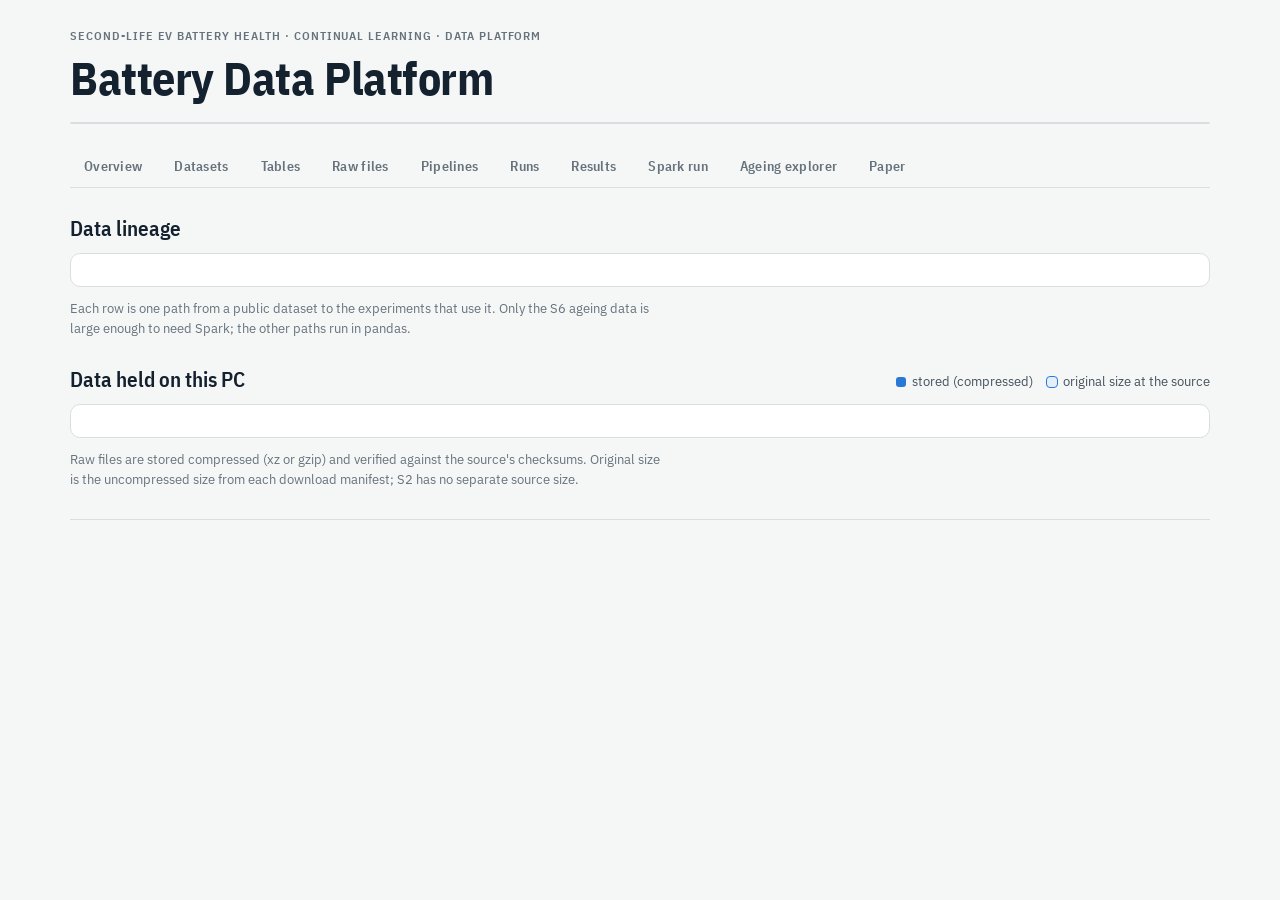
<file: scripts/spark_dashboard_template.html>
<!doctype html>
<html lang="en">
<head>
<meta charset="utf-8">
<meta name="viewport" content="width=device-width, initial-scale=1">
<title>Battery Data Platform</title>
<link rel="preconnect" href="https://fonts.googleapis.com">
<link rel="stylesheet" href="https://fonts.googleapis.com/css2?family=IBM+Plex+Mono:wght@400;500&family=IBM+Plex+Sans+Condensed:wght@500;600;700&family=IBM+Plex+Sans:wght@400;500;600&display=swap">
<style>
:root {
  --ground: #f5f7f6; --surface: #ffffff; --ink: #14212e; --ink-2: #44515c; --muted: #66727c; --rule: #d8dfe2;
  --grid: #e8eced; --accent: #2a78d6; --accent-soft: #e4effb; --good: #006300; --good-soft: #e3f2e3;
  --c1: #2a78d6; --c2: #eb6834; --c3: #1baf7a; --c4: #eda100; --c5: #e87ba4; --c6: #008300; --c7: #4a3aa7;
  --sans: "IBM Plex Sans", "Segoe UI", system-ui, sans-serif;
  --cond: "IBM Plex Sans Condensed", "Arial Narrow", "Segoe UI", sans-serif;
  --mono: "IBM Plex Mono", ui-monospace, "Cascadia Mono", Consolas, monospace;
}
@media (prefers-color-scheme: dark) {
  :root:not([data-theme="light"]) {
    color-scheme: dark;
    --ground: #0f151a; --surface: #172028; --ink: #e6ebee; --ink-2: #b8c2c9; --muted: #8e9aa3; --rule: #2a3640;
    --grid: #222d36; --accent: #5b9bea; --accent-soft: #1b2c40; --good: #5cc45c; --good-soft: #16301a;
    --c1: #3987e5; --c2: #d95926; --c3: #199e70; --c4: #c98500; --c5: #d55181; --c6: #008300; --c7: #9085e9;
  }
}
:root[data-theme="dark"] {
  color-scheme: dark;
  --ground: #0f151a; --surface: #172028; --ink: #e6ebee; --ink-2: #b8c2c9; --muted: #8e9aa3; --rule: #2a3640;
  --grid: #222d36; --accent: #5b9bea; --accent-soft: #1b2c40; --good: #5cc45c; --good-soft: #16301a;
  --c1: #3987e5; --c2: #d95926; --c3: #199e70; --c4: #c98500; --c5: #d55181; --c6: #008300; --c7: #9085e9;
}
* { box-sizing: border-box; }
[hidden] { display: none !important; }
body { margin: 0; background: var(--ground); color: var(--ink); font: 15px/1.55 var(--sans); }
.wrap { max-width: 1180px; margin: 0 auto; padding-inline: 20px; padding-block: 28px 56px; display: grid; grid-template-columns: minmax(0, 1fr); gap: 28px; }
header { display: grid; gap: 10px; }
.eyebrow { font: 600 12px/1.3 var(--cond); letter-spacing: .08em; text-transform: uppercase; color: var(--muted); }
h1 { font: 700 clamp(30px, 4.4vw, 46px)/1.05 var(--cond); margin: 0; letter-spacing: -.01em; text-wrap: balance; }
h2 { font: 600 21px/1.2 var(--cond); margin: 0; text-wrap: balance; }
.lede { max-width: 68ch; color: var(--ink-2); margin: 0; }
.strip { display: grid; grid-template-columns: repeat(auto-fit, minmax(150px, 1fr)); background: var(--surface);
  border: 1px solid var(--rule); border-radius: 10px; }
.fact { padding: 14px 16px; border-right: 1px solid var(--rule); display: grid; gap: 2px; }
.fact:last-child { border-right: 0; }
.fact .k { font: 600 11px/1.2 var(--cond); letter-spacing: .07em; text-transform: uppercase; color: var(--muted); }
.fact .v { font: 600 24px/1.15 var(--cond); font-variant-numeric: tabular-nums; }
.fact .s { font-size: 12.5px; color: var(--muted); }
.pill { display: inline-flex; align-items: center; gap: 6px; padding: 3px 10px; border-radius: 999px; font: 600 12.5px/1.4 var(--sans);
  background: var(--good-soft); color: var(--good); width: fit-content; }
.pill::before { content: ""; width: 7px; height: 7px; border-radius: 50%; background: currentColor; }
section { display: grid; grid-template-columns: minmax(0, 1fr); gap: 12px; }
.panel { background: var(--surface); border: 1px solid var(--rule); border-radius: 10px; padding: 16px; display: grid; gap: 10px; min-width: 0; }
.head { display: flex; flex-wrap: wrap; gap: 6px 16px; align-items: baseline; justify-content: space-between; }
.note { font-size: 13px; color: var(--muted); margin: 0; max-width: 75ch; }
.two { display: grid; grid-template-columns: 1fr 1fr; gap: 16px; }
@media (max-width: 820px) { .two { grid-template-columns: minmax(0, 1fr); } .wrap { padding-inline: 16px; } .fact { border-right: 0; border-bottom: 1px solid var(--rule); } }
.legend { display: flex; flex-wrap: wrap; gap: 6px 14px; font-size: 12.5px; color: var(--ink-2); }
.legend span { display: inline-flex; align-items: center; gap: 6px; }
.legend i { width: 10px; height: 10px; border-radius: 3px; display: inline-block; }
.chart { position: relative; width: 100%; min-width: 0; }
.chart svg { display: block; width: 100%; height: auto; overflow: visible; }
.chart text { fill: var(--muted); font: 11px var(--sans); font-variant-numeric: tabular-nums; }
.chart .ax { stroke: var(--rule); }
.chart .gl { stroke: var(--grid); }
.tip { position: absolute; pointer-events: none; background: var(--ink); color: var(--ground); font: 12.5px/1.45 var(--sans);
  padding: 7px 10px; border-radius: 6px; white-space: nowrap; transform: translate(-50%, calc(-100% - 10px)); z-index: 3; }
.tip b { font-weight: 600; }
.scroll { overflow-x: auto; }
table { width: 100%; border-collapse: collapse; font-size: 13.5px; font-variant-numeric: tabular-nums; }
th { text-align: left; font: 600 11px/1.3 var(--cond); letter-spacing: .07em; text-transform: uppercase; color: var(--muted);
  padding: 8px 10px; border-bottom: 1px solid var(--rule); white-space: nowrap; }
td { padding: 7px 10px; border-bottom: 1px solid var(--grid); white-space: nowrap; }
td.r, th.r { text-align: right; }
td.mono { font-family: var(--mono); font-size: 12.5px; }
.swatch { display: inline-block; width: 9px; height: 9px; border-radius: 2px; margin-right: 7px; vertical-align: 0; }
.ok { color: var(--good); font-weight: 600; }
.controls { display: flex; flex-wrap: wrap; gap: 10px 14px; align-items: end; }
.controls label { display: grid; gap: 4px; font: 600 11px/1.2 var(--cond); letter-spacing: .07em; text-transform: uppercase; color: var(--muted); }
select { font: 14px var(--sans); color: var(--ink); background: var(--surface); border: 1px solid var(--rule); border-radius: 7px;
  padding: 7px 10px; min-width: 0; max-width: 100%; }
select:focus-visible { outline: 2px solid var(--accent); outline-offset: 1px; }
footer { font-size: 12.5px; color: var(--muted); display: grid; gap: 4px; border-top: 1px solid var(--rule); padding-top: 14px; }
.flow { display: grid; grid-template-columns: repeat(auto-fit, minmax(min(170px, 100%), 1fr)); gap: 0; list-style: none; margin: 0; padding: 0;
  background: var(--surface); border: 1px solid var(--rule); border-radius: 10px; counter-reset: st; }
.flow li { padding: 14px 16px 16px; border-right: 1px solid var(--rule); display: grid; gap: 6px; align-content: start; position: relative; counter-increment: st; }
.flow li:last-child { border-right: 0; }
.flow li::before { content: counter(st); font: 700 12px/22px var(--cond); width: 22px; height: 22px; border-radius: 50%; text-align: center;
  background: var(--accent-soft); color: var(--accent); }
.flow li:not(:last-child)::after { content: ""; position: absolute; right: -6px; top: 20px; width: 10px; height: 10px; background: var(--surface);
  border-top: 1px solid var(--rule); border-right: 1px solid var(--rule); transform: rotate(45deg); z-index: 1; }
.flow .n { font: 600 16px/1.2 var(--cond); }
.flow .tech { font: 500 12px/1.35 var(--mono); color: var(--accent); }
.flow .big { font: 600 22px/1.1 var(--cond); font-variant-numeric: tabular-nums; }
.flow p { margin: 0; font-size: 13px; color: var(--ink-2); }
@media (max-width: 820px) { .flow li { border-right: 0; border-bottom: 1px solid var(--rule); } .flow li::after { display: none; } }
.shots { display: grid; grid-template-columns: repeat(auto-fit, minmax(260px, 1fr)); gap: 16px; }
.shots figure { margin: 0; display: grid; gap: 6px; align-content: start; }
.shots img { width: 100%; height: 200px; object-fit: cover; object-position: top left; border: 1px solid var(--rule); border-radius: 8px; background: #fff; }
.shots figcaption { font-size: 12.5px; color: var(--muted); }
td.prose { white-space: normal; min-width: 220px; }
.tabs { position: sticky; top: env(safe-area-inset-top, 0px); z-index: 5; display: flex; gap: 4px; overflow-x: auto;
  background: var(--ground); border-bottom: 1px solid var(--rule); padding-block: 8px 0; margin-top: -12px; scrollbar-width: thin; }
.tabs button { font: 600 14px/1.2 var(--cond); letter-spacing: .02em; color: var(--muted); background: none; border: 0;
  border-bottom: 3px solid transparent; padding: 10px 14px 9px; cursor: pointer; white-space: nowrap; }
.tabs button:hover { color: var(--ink); }
.tabs button[aria-selected="true"] { color: var(--accent); border-bottom-color: var(--accent); }
.tabs button:focus-visible { outline: 2px solid var(--accent); outline-offset: -2px; border-radius: 4px; }
.tab[hidden] { display: none; }
.tab { display: grid; grid-template-columns: minmax(0, 1fr); gap: 28px; }
.sub { font-size: 12.5px; color: var(--muted); }
tr.hl td { background: var(--accent-soft); }
.via { display: inline-block; font: 600 11px/1.2 var(--cond); letter-spacing: .06em; text-transform: uppercase; padding: 3px 8px;
  border-radius: 999px; border: 1px solid var(--rule); color: var(--ink-2); }
.via.spark { background: var(--accent); border-color: var(--accent); color: var(--surface); margin-left: 8px; }
.lineage { display: grid; grid-template-columns: 1.3fr .8fr .7fr 1.5fr 1.6fr; min-width: 820px; }
.lineage .lh { font: 600 11px/1.3 var(--cond); letter-spacing: .07em; text-transform: uppercase; color: var(--muted); padding: 4px 10px 8px;
  border-bottom: 1px solid var(--rule); }
.lineage .ln { padding: 10px; border-bottom: 1px solid var(--grid); display: flex; flex-direction: column; gap: 3px; align-items: flex-start;
  justify-content: center; position: relative; font-size: 13.5px; }
.lineage .ln:not(:nth-child(5n))::after { content: "→"; position: absolute; right: -6px; top: 50%; transform: translateY(-50%); color: var(--muted); font-size: 13px; }
.lineage .ln.big { background: var(--accent-soft); }
.lineage .ln span { color: var(--ink-2); }
.lineage .ln .via.spark { margin-left: 0; }
.lineage code { font-size: 12px; }
.pipes { display: grid; grid-template-columns: repeat(auto-fit, minmax(min(300px, 100%), 1fr)); gap: 16px; }
.pipe { background: var(--surface); border: 1px solid var(--rule); border-radius: 10px; padding: 16px; display: grid; gap: 12px; align-content: start; min-width: 0; }
.pipe.big { border-color: var(--accent); box-shadow: 0 0 0 1px var(--accent) inset; }
.pipe .pn { display: grid; gap: 2px; }
.pipe .pn b { font: 600 17px/1.2 var(--cond); }
.steps { list-style: none; margin: 0; padding: 0; display: grid; gap: 0; counter-reset: s; }
.steps li { counter-increment: s; display: flex; align-items: center; flex-wrap: wrap; gap: 4px; padding: 5px 0 5px 30px; position: relative; min-width: 0; }
.steps li::before { content: counter(s); position: absolute; left: 0; width: 20px; height: 20px; border-radius: 50%; background: var(--accent-soft);
  color: var(--accent); font: 700 11px/20px var(--cond); text-align: center; }
.steps li:not(:last-child)::after { content: ""; position: absolute; left: 9.5px; top: 25px; bottom: -5px; width: 1px; background: var(--rule); }
.steps code { overflow-wrap: anywhere; }
.po { display: flex; flex-wrap: wrap; gap: 4px 8px; align-items: baseline; font-size: 13px; color: var(--ink-2); border-top: 1px solid var(--grid); padding-top: 10px; }
.po .k { font: 600 11px/1.2 var(--cond); letter-spacing: .07em; text-transform: uppercase; color: var(--muted); flex-basis: 100%; }
.po code { background: var(--ground); padding: 1px 6px; border-radius: 4px; }
@media (prefers-reduced-motion: no-preference) { .tabs button { transition: color .15s, border-color .15s; } }
.live { background: var(--surface); border: 1px solid var(--rule); border-radius: 10px; padding: 12px 16px; display: grid; gap: 10px; }
.lv-head { display: flex; flex-wrap: wrap; align-items: center; gap: 4px 10px; }
.lv-head b { font: 600 15px/1.2 var(--cond); }
.dot { width: 9px; height: 9px; border-radius: 50%; background: var(--muted); }
.dot.on { background: var(--good); box-shadow: 0 0 0 3px var(--good-soft); }
.dot.warn { background: var(--c4); }
.lv-grid { display: grid; grid-template-columns: repeat(auto-fit, minmax(min(240px, 100%), 1fr)); gap: 10px 20px; }
.lv-cell { display: grid; gap: 4px; align-content: start; min-width: 0; font-size: 13.5px; }
.lv-cell > div { display: grid; gap: 4px; min-width: 0; }
.live a { color: var(--accent); font-weight: 600; }
.lv-cell .k { font: 600 11px/1.2 var(--cond); letter-spacing: .07em; text-transform: uppercase; color: var(--muted); }
.bar { height: 8px; border-radius: 4px; background: var(--accent-soft); overflow: hidden; }
.bar i { display: block; height: 100%; background: var(--accent); }
@media (prefers-reduced-motion: no-preference) { .bar i { transition: width .6s; } .dot.on { animation: pulse 2s infinite; } }
@keyframes pulse { 50% { box-shadow: 0 0 0 6px transparent; } }
.chips { display: flex; flex-wrap: wrap; gap: 6px; }
.chips code { background: var(--ground); border: 1px solid var(--rule); padding: 2px 7px; border-radius: 5px; }
.grow { flex: 1 1 260px; }
input[type="search"] { font: 14px var(--sans); color: var(--ink); background: var(--surface); border: 1px solid var(--rule); border-radius: 7px;
  padding: 7px 10px; width: 100%; min-width: 0; }
input[type="search"]:focus-visible, .pager button:focus-visible, .grid th button:focus-visible, #rw-file:focus-visible { outline: 2px solid var(--accent); outline-offset: 1px; }
.grid-wrap { padding: 0; overflow: auto; max-height: 72vh; }
.grid { font-size: 12.5px; }
.grid th { position: sticky; top: 0; background: var(--surface); z-index: 1; padding: 0; }
.grid th button { all: unset; display: block; box-sizing: border-box; width: 100%; padding: 9px 10px; cursor: pointer; font: inherit; letter-spacing: inherit; text-transform: inherit; }
.grid th:not(:has(button)) { padding: 9px 10px; }
.grid th button:hover { color: var(--ink); }
.grid th .arr { color: var(--accent); margin-left: 4px; }
.grid td { font-family: var(--mono); padding: 5px 10px; }
.grid td.na { color: var(--muted); font-family: var(--sans); }
.grid tbody tr:hover td { background: var(--accent-soft); }
.grid[aria-busy="true"] { opacity: .55; }
.pager { display: flex; flex-wrap: wrap; align-items: center; gap: 10px 14px; }
.pager button, .more { font: 600 13px var(--sans); color: var(--accent); background: var(--surface); border: 1px solid var(--rule); border-radius: 7px; padding: 6px 12px; cursor: pointer; }
.pager button:disabled { color: var(--muted); cursor: default; opacity: .6; }
.colstats { display: grid; grid-template-columns: repeat(auto-fill, minmax(min(210px, 100%), 1fr)); gap: 10px; }
.cs { background: var(--surface); border: 1px solid var(--rule); border-radius: 8px; padding: 10px 12px; display: grid; gap: 6px; align-content: start; min-width: 0; }
.cs-h { display: flex; justify-content: space-between; gap: 8px; align-items: baseline; min-width: 0; }
.cs-h b { font: 600 13px var(--mono); overflow: hidden; text-overflow: ellipsis; white-space: nowrap; }
.cs .spark { width: 100%; height: 30px; display: block; }
.cs-r, .cs-f { display: flex; justify-content: space-between; gap: 6px; font-size: 11.5px; color: var(--muted); font-variant-numeric: tabular-nums; }
.cs-r span { font-family: var(--mono); }
.cs .warn { color: var(--c2); font-weight: 600; }
.top { margin: 0; padding: 0; list-style: none; display: grid; gap: 2px; font-size: 12px; }
.top li { display: flex; justify-content: space-between; gap: 8px; }
.top li span:first-child { font-family: var(--mono); overflow: hidden; text-overflow: ellipsis; white-space: nowrap; }
.tree { font: 12.5px/1.6 var(--mono); overflow-x: auto; max-height: 75vh; overflow-y: auto; }
.tree details { margin-left: 0; }
.tree .kids { margin-left: 18px; border-left: 1px solid var(--grid); padding-left: 10px; }
.tree summary { cursor: pointer; display: flex; gap: 8px; align-items: baseline; list-style-position: outside; }
.tree summary::-webkit-details-marker { color: var(--muted); }
.tree .kv { display: flex; gap: 8px; align-items: baseline; padding-left: 14px; }
.tree .key { color: var(--ink); font-weight: 500; white-space: nowrap; }
.tree .key::after { content: ":"; color: var(--muted); }
.tree .v { overflow-wrap: anywhere; }
.tree .num { color: var(--accent); } .tree .str { color: var(--c3); } .tree .bool { color: var(--c2); } .tree .null { color: var(--muted); }
.tree .inline { color: var(--ink-2); }
.tree .sub { font-family: var(--sans); }
.more { margin: 6px 0 6px 14px; }
.rawpick { display: grid; grid-template-columns: minmax(0, 1.4fr) minmax(0, 1fr); gap: 14px; }
@media (max-width: 820px) { .rawpick { grid-template-columns: minmax(0, 1fr); } }
#rw-file { width: 100%; font: 12.5px var(--mono); color: var(--ink); background: var(--surface); border: 1px solid var(--rule); border-radius: 8px; padding: 4px; }
.meta { margin: 0; display: grid; grid-template-columns: auto minmax(0, 1fr); gap: 4px 12px; font-size: 13px; align-content: start; }
.meta dt { font: 600 11px/1.8 var(--cond); letter-spacing: .07em; text-transform: uppercase; color: var(--muted); }
.meta dd { margin: 0; min-width: 0; overflow-wrap: anywhere; }
.hash { font-size: 11px; }
.sr { position: absolute; width: 1px; height: 1px; overflow: hidden; clip: rect(0 0 0 0); }
.pdf iframe { width: 100%; height: 82vh; border: 1px solid var(--rule); border-radius: 10px; background: var(--surface); }
.head a { color: var(--accent); font-weight: 600; font-size: 14px; }
.gallery { display: grid; grid-template-columns: repeat(auto-fill, minmax(min(280px, 100%), 1fr)); gap: 16px; }
.gallery figure { margin: 0; display: grid; gap: 6px; align-content: start; }
.gallery img { width: 100%; height: 190px; object-fit: contain; background: #fff; border: 1px solid var(--rule); border-radius: 8px; }
.gallery figcaption { font-size: 12px; color: var(--muted); overflow-wrap: anywhere; }
.linkbtn { all: unset; cursor: pointer; color: var(--accent); font-family: var(--mono); font-size: 12.5px; text-decoration: underline; text-underline-offset: 2px; }
.linkbtn:focus-visible { outline: 2px solid var(--accent); }
code { font-family: var(--mono); font-size: 12.5px; }
</style>

</head>
<body>
<div class="wrap">
  <header>
    <div class="eyebrow">Second-life EV battery health &middot; continual learning &middot; data platform</div>
    <h1>Battery Data Platform</h1>
    <p class="lede" id="plede"></p>
    <div class="strip" id="kpis"></div>
  </header>

  <div class="live" id="live" hidden aria-live="polite">
    <div class="lv-head"><span class="dot" id="lv-dot"></span><b id="lv-title">Live</b><span class="sub" id="lv-when"></span></div>
    <div class="lv-grid">
      <div class="lv-cell"><span class="k">Spark job</span><div id="lv-spark"></div></div>
      <div class="lv-cell"><span class="k">History Server</span><div id="lv-history"></div></div>
      <div class="lv-cell"><span class="k">Pipeline scripts running</span><div id="lv-procs"></div></div>
    </div>
  </div>

  <nav class="tabs" role="tablist" aria-label="Platform views">
    <button role="tab" id="t-overview" aria-controls="tab-overview">Overview</button>
    <button role="tab" id="t-datasets" aria-controls="tab-datasets">Datasets</button>
    <button role="tab" id="t-tables" aria-controls="tab-tables">Tables</button>
    <button role="tab" id="t-raw" aria-controls="tab-raw">Raw files</button>
    <button role="tab" id="t-pipelines" aria-controls="tab-pipelines">Pipelines</button>
    <button role="tab" id="t-runs" aria-controls="tab-runs">Runs</button>
    <button role="tab" id="t-results" aria-controls="tab-results">Results</button>
    <button role="tab" id="t-spark" aria-controls="tab-spark">Spark run</button>
    <button role="tab" id="t-explorer" aria-controls="tab-explorer">Ageing explorer</button>
    <button role="tab" id="t-paper" aria-controls="tab-paper">Paper</button>
  </nav>

  <div class="tab" id="tab-overview" role="tabpanel" aria-labelledby="t-overview">
    <section>
      <div class="head"><h2>Data lineage</h2></div>
      <div class="panel scroll"><div class="lineage" id="lineage"></div></div>
      <p class="note">Each row is one path from a public dataset to the experiments that use it. Only the S6 ageing data is large enough to need Spark; the other paths run in pandas.</p>
    </section>
    <section>
      <div class="head"><h2>Data held on this PC</h2><div class="legend"><span><i style="background:var(--accent)"></i>stored (compressed)</span><span><i style="background:var(--accent-soft);outline:1px solid var(--accent)"></i>original size at the source</span></div></div>
      <div class="panel"><div class="chart" id="storage"></div></div>
      <p class="note">Raw files are stored compressed (xz or gzip) and verified against the source's checksums. Original size is the uncompressed size from each download manifest; S2 has no separate source size.</p>
    </section>
  </div>

  <div class="tab" id="tab-datasets" role="tabpanel" aria-labelledby="t-datasets" hidden>
    <section>
      <div class="head"><h2>Source datasets</h2></div>
      <div class="panel scroll"><table id="sources"></table></div>
      <p class="note">All sources are CC BY 4.0. Cell counts are counted in the tables built from each source. Details, citations and checksums: <code>docs/EXTERNAL_DATA.md</code>.</p>
    </section>
    <section>
      <div class="head"><h2>Derived tables</h2></div>
      <div class="panel scroll"><table id="tables"></table></div>
      <p class="note">Tables are rebuilt from the raw files by the scripts listed and are kept out of Git (<code>data/</code>). Row counts are read from the files on disk. Click a table name to browse its rows in the Tables tab.</p>
    </section>
  </div>

  <div class="tab" id="tab-pipelines" role="tabpanel" aria-labelledby="t-pipelines" hidden>
    <section>
      <div class="head"><h2>Pipelines</h2></div>
      <div class="pipes" id="pipes"></div>
    </section>
    <section>
      <div class="head"><h2>Big-data pipeline: S6 ageing cycles with Spark</h2></div>
      <ol class="flow" id="flow"></ol>
      <p class="note">Ingest runs once and is resumable; steps 3&ndash;5 are one Spark application. The pandas builder is an independent second implementation, used only as a check.</p>
    </section>
    <section>
      <div class="head"><h2>Spark platform configuration</h2></div>
      <div class="panel scroll"><table id="platform"></table></div>
    </section>
  </div>

  <div class="tab" id="tab-runs" role="tabpanel" aria-labelledby="t-runs" hidden>
    <section>
      <div class="head"><h2>Recorded runs over time</h2><div class="legend" id="kind-legend"></div></div>
      <div class="panel"><div class="chart" id="runchart"></div></div>
      <p class="note">One point per results file. Hover for the run; the table below lists them all.</p>
    </section>
    <section>
      <div class="head"><h2>Run registry</h2></div>
      <div class="panel scroll"><table id="registry"></table></div>
      <p class="note">Date and commit come from the run record itself; where a record has none, the date is that of the commit that added it (marked &dagger;). * Working tree had uncommitted changes at run time.</p>
    </section>
    <section>
      <div class="head"><h2>Spark full runs</h2></div>
      <div class="panel scroll"><table id="spark-runs"></table></div>
      <p class="note">Each full run processes all 827 files from scratch and writes its comparison with pandas to the record listed. Run times vary with other load on the PC.</p>
    </section>
  </div>

  <div class="tab" id="tab-spark" role="tabpanel" aria-labelledby="t-spark" hidden>
    <section>
      <p class="lede" id="lede"></p>
      <div class="strip" id="strip"></div>
    </section>
    <section>
      <div class="head"><h2>Spark's own monitoring</h2></div>
      <div class="shots">
        <figure><a href="figures/spark/spark_history_server.png" target="_blank" rel="noopener"><img src="figures/spark/spark_history_server.png" alt="Spark History Server listing the completed D22 application, 32 min" loading="lazy"></a><figcaption>History Server: the completed run (event log), 32 min end to end.</figcaption></figure>
        <figure><a href="figures/spark/spark_history_jobs.png" target="_blank" rel="noopener"><img src="figures/spark/spark_history_jobs.png" alt="Completed Spark jobs of the run, replayed in the History Server" loading="lazy"></a><figcaption>Its 7 completed jobs. Job 0 (below the fold, about 30 min) parses the 827 files; the later MAP and REDUCE jobs read the cached cycles and take seconds.</figcaption></figure>
        <figure><a href="figures/spark/spark_ui_full_run_map_stage.png" target="_blank" rel="noopener"><img src="figures/spark/spark_ui_full_run_map_stage.png" alt="Spark web UI stage page of the map stage, mid-run, with task metrics" loading="lazy"></a><figcaption>Live web UI, map stage mid-run: per-task metrics, all tasks process-local, no failures.</figcaption></figure>
        <figure><a href="figures/spark/spark_ui_full_run_executors.png" target="_blank" rel="noopener"><img src="figures/spark/spark_ui_full_run_executors.png" alt="Spark web UI executors page, mid-run, 6 cores, 6 active tasks" loading="lazy"></a><figcaption>Live web UI, executors mid-run: one local executor, 6 cores, 6 tasks active, 0 failed.</figcaption></figure>
      </div>
      <p class="note">Screenshots of the Spark web UI (port 4040) taken during the runs. Finished runs are replayed from their event logs in the Spark History Server (<code>scripts/spark_history_server.ps1</code>, port 18080); the charts below come from Spark's monitoring REST API.</p>
    </section>
    <section>
      <div class="head"><h2>Map stage: one task per 100-cycle block</h2><div class="legend" id="legend"></div></div>
      <div class="panel">
        <div class="chart" id="timeline"></div>
        <p class="note" id="timeline-note"></p>
      </div>
    </section>
    <section class="two">
      <div class="panel">
        <div class="head"><h2>Task durations</h2></div>
        <div class="chart" id="hist"></div>
        <p class="note">Wall time of each map task. The dashed line marks the median.</p>
      </div>
      <div class="panel">
        <div class="head"><h2>Time against file size</h2></div>
        <div class="chart" id="scatter"></div>
        <p class="note">Each point is one block: its raw (uncompressed) size against the time its map task took.</p>
      </div>
    </section>
    <section>
      <div class="head"><h2>Spark jobs</h2></div>
      <div class="panel scroll"><table id="jobs"></table></div>
    </section>
    <section>
      <div class="head"><h2>Data by cell</h2></div>
      <div class="panel scroll"><table id="cells"></table></div>
      <p class="note">Discharged charge per cycle is set by the protocol from the previous capacity check, so it is excluded from the inputs; the last column shows that scaling within each cell.</p>
    </section>
    <section>
      <div class="head"><h2>Spark against pandas</h2><span class="pill" id="match-pill"></span></div>
      <div class="panel scroll"><table id="valid"></table></div>
      <p class="note" id="valid-note"></p>
    </section>
  </div>

  <div class="tab" id="tab-explorer" role="tabpanel" aria-labelledby="t-explorer" hidden>
    <section>
      <div class="head"><h2>Ageing inputs by cell</h2></div>
      <div class="panel">
        <div class="controls">
          <label for="feat">Input<select id="feat"></select></label>
          <label for="cell">Cell<select id="cell"></select></label>
        </div>
        <div class="chart" id="explorer-chart"></div>
        <p class="note" id="explorer-note"></p>
      </div>
    </section>
  </div>

  <div class="tab" id="tab-tables" role="tabpanel" aria-labelledby="t-tables" hidden>
    <p class="offline note" hidden>This view reads the tables live. Start the platform server (<code>python scripts/platform_server.py</code>) and open <code>http://localhost:8050</code>.</p>
    <section class="online">
      <div class="controls">
        <label for="tb-file">Table<select id="tb-file"></select></label>
        <label for="tb-col">Search in<select id="tb-col"><option value="">all columns</option></select></label>
        <label for="tb-q" class="grow">Find<input id="tb-q" type="search" placeholder="text, or a comparison: >0.8, <=3, =cell1a, !=case2" autocomplete="off"></label>
        <label for="tb-size">Rows per page<select id="tb-size"><option>50</option><option selected>100</option><option>250</option><option>500</option></select></label>
      </div>
      <p class="note" id="tb-info"></p>
      <div class="panel grid-wrap"><table class="grid" id="tb-grid"></table></div>
      <div class="pager"><button type="button" id="tb-prev">&larr; Previous</button><span id="tb-pos" class="sub"></span><button type="button" id="tb-next">Next &rarr;</button></div>
    </section>
    <section class="online">
      <div class="head"><h2>Columns</h2><span class="sub">computed on the whole table</span></div>
      <div class="colstats" id="tb-stats"></div>
    </section>
  </div>

  <div class="tab" id="tab-results" role="tabpanel" aria-labelledby="t-results" hidden>
    <p class="offline note" hidden>This view reads the results files live. Start the platform server (<code>python scripts/platform_server.py</code>) and open <code>http://localhost:8050</code>.</p>
    <section class="online">
      <div class="controls"><label for="rs-file" class="grow">Results file<select id="rs-file"></select></label></div>
      <p class="note" id="rs-info"></p>
      <div class="panel tree" id="rs-tree"></div>
    </section>
  </div>

  <div class="tab" id="tab-raw" role="tabpanel" aria-labelledby="t-raw" hidden>
    <p class="offline note" hidden>This view reads the raw files live. Start the platform server (<code>python scripts/platform_server.py</code>) and open <code>http://localhost:8050</code>.</p>
    <section class="online">
      <div class="controls">
        <label for="rw-ds">Dataset<select id="rw-ds"></select></label>
        <label for="rw-filter" class="grow">Filter files<input id="rw-filter" type="search" placeholder="e.g. cell3b, aging1201" autocomplete="off"></label>
      </div>
      <div class="rawpick">
        <label for="rw-file" class="sr">File</label><select id="rw-file" size="8"></select>
        <dl class="meta" id="rw-meta"></dl>
      </div>
      <div class="panel grid-wrap"><table class="grid" id="rw-grid"></table></div>
      <p class="note">The first 200 rows of the file, decompressed on the fly from the verified copy on disk. Full files are processed by the pipelines, not loaded here.</p>
    </section>
  </div>

  <div class="tab" id="tab-paper" role="tabpanel" aria-labelledby="t-paper" hidden>
    <p class="offline note" hidden>This view serves the paper live. Start the platform server (<code>python scripts/platform_server.py</code>) and open <code>http://localhost:8050</code>.</p>
    <section class="online">
      <div class="head"><h2>Paper</h2><a id="pp-open" href="files/paper/paper_single.pdf" target="_blank" rel="noopener">Open the PDF in a new tab</a></div>
      <div class="pdf"><iframe id="pp-pdf" title="Paper PDF" loading="lazy"></iframe></div>
    </section>
    <section class="online">
      <div class="head"><h2>Figures</h2></div>
      <div class="gallery" id="pp-figs"></div>
    </section>
  </div>

  <footer id="foot"></footer>
</div>

<script>
const D = __DATA__;
const CASES = ["case1","case2","case3","case4","case5","case6","case7"];
const color = c => `var(--c${CASES.indexOf(c) + 1})`;
const fmt = (x, d = 0) => x.toLocaleString("en-US", { minimumFractionDigits: d, maximumFractionDigits: d });
const $ = id => document.getElementById(id);
const esc = s => String(s).replace(/[&<>"]/g, c => ({ "&": "&amp;", "<": "&lt;", ">": "&gt;", '"': "&quot;" }[c]));

// ---------- header ----------
const run = D.run, first = D.first_run;
$("lede").textContent = `Every S6 cell logged each ageing cycle between its capacity checks. Spark reads the ${fmt(run.blocks)} block files `
  + `in parallel (map), caches one row per cycle, and Spark SQL reduces each block to 21 model inputs (reduce; the 3 internal-resistance inputs are never recorded on these cells, so ${D.features.length} are shown below). `
  + `This tab shows a full re-run recorded through Spark's monitoring API; the inputs used in D22 came from the first full run (${fmt(first.seconds / 60, 1)} min), and both runs give the same values.`;
const facts = [
  ["Files", fmt(run.blocks), "one per cell and 100-cycle block"],
  ["Raw data", `${fmt(D.raw_gb, 1)} GB`, `${fmt(D.xz_gb, 1)} GB compressed`],
  ["Rows", "≈1.4 B", "≈1.7 M per file (sampled)"],
  ["Cycles", fmt(run.cycles), `${fmt(100 * D.valid_cycles / run.cycles, 1)} % valid`],
  ["This run", `${fmt(run.seconds / 60, 1)} min`, `${run.cores} worker cores`],
];
$("strip").innerHTML = facts.map(([k, v, s]) => `<div class="fact"><span class="k">${k}</span><span class="v">${v}</span><span class="s">${s}</span></div>`).join("")
  + `<div class="fact"><span class="k">Spark vs pandas</span><span class="pill">${fmt(D.validation.compared_blocks)} / ${fmt(run.blocks)} match</span><span class="s">max diff ${D.max_abs.toExponential(1)}</span></div>`;
$("legend").innerHTML = CASES.map(c => `<span><i style="background:${color(c)}"></i>${D.case_labels[c]}</span>`).join("");

// ---------- pipeline ----------
const flow = [
  ["Source", "Dataverse · 20 zip archives", `${fmt(D.raw_gb, 0)} GB raw`, `${D.n_cells} cells, ${fmt(run.blocks)} ageing files of 100 cycles each, 902 million rows of time-series measurements (Wheeler et al. 2025, CC BY 4.0).`],
  ["Ingest", "HTTP range requests", `${fmt(D.xz_gb, 1)} GB stored`, "Each file is read out of the remote zip without downloading the whole archive, checked against the zip's CRC-32 and stored xz-compressed, with its SHA-256 in a manifest. Resumable and sharded over parallel workers."],
  ["Map", "RDD · flatMap · 827 partitions", `${fmt(run.blocks)} tasks`, "One partition per file. Each task parses its file into per-cycle responses in a Python worker, with the same unit-tested function the pandas builder uses."],
  ["Cache", "typed DataFrame · .cache()", `${fmt(run.cycles)} rows`, "One row per cycle with an explicit schema, kept in Spark memory so the reduce does not re-read the raw files."],
  ["Reduce", "Spark SQL · groupBy · agg", `${fmt(D.n_inputs)} inputs`, `Per (cell, block): mean, last value (max_by) and least-squares slope (covar_pop / var_pop) of each response over valid cycles; blocks with fewer than ${D.min_valid} valid cycles get missing values.`],
  ["Validate", "vs independent pandas build", `${fmt(D.validation.compared_blocks)} / ${fmt(run.blocks)} match`, "Every block matches the pandas implementation to 1e-9 relative, with the same missing values, in all three full runs. The block inputs then feed the D22 forecasting models."],
];
$("flow").innerHTML = flow.map(([n, tech, big, p]) => `<li><span class="n">${n}</span><span class="tech">${tech}</span><span class="big">${big}</span><p>${p}</p></li>`).join("");
const platform = [
  ["Engine", "Apache Spark 4.2.0 (PySpark), Java 21", "Python API, so the tested parsing code runs unchanged inside Spark tasks."],
  ["Master", `local[${run.cores},4]`, `${run.cores} worker threads on one PC; up to 4 attempts per task, so a Python worker that is slow to start on Windows is retried instead of failing the job.`],
  ["Partitioning", `${fmt(run.blocks)} partitions, one per file`, "A file is the natural unit of work: independent, 35–450 MB raw, parsed in one pass."],
  ["Python workers", "spark.python.worker.reuse = true", "Workers stay alive between tasks, avoiding an interpreter start per file."],
  ["Driver memory", "spark.driver.memory = 1g", "Only the reduced block table (827 rows) returns to the driver."],
  ["Event log", "spark.eventLog.enabled → data/spark-events", "Every run can be replayed in the Spark History Server after it finishes."],
  ["Monitoring", "Web UI :4040, History Server :18080, REST API", "The REST API snapshot is the source of the task timeline and job table on this page."],
  ["Cluster", "none (local mode)", "The job runs on one machine. Moving it to a cluster needs a different master URL and the raw files on shared storage."],
];
$("platform").innerHTML = `<thead><tr><th>Setting</th><th>Value</th><th>Why</th></tr></thead><tbody>`
  + platform.map(([a, b, c]) => `<tr><td>${a}</td><td class="mono">${esc(b)}</td><td class="prose">${esc(c)}</td></tr>`).join("") + "</tbody>";
$("spark-runs").innerHTML = `<thead><tr><th>Run</th><th>Date</th><th>Commit</th><th class="r">Time</th><th class="r">Blocks compared</th><th>Matches pandas</th><th>Record</th></tr></thead><tbody>`
  + D.runs.map(r => `<tr><td class="prose">${esc(r.label)}</td><td>${r.date}</td><td class="mono">${r.commit}${r.dirty ? "*" : ""}</td><td class="r">${fmt(r.seconds / 60, 1)} min</td><td class="r">${fmt(r.compared)} / ${fmt(r.blocks)}</td><td class="${r.match ? "ok" : ""}">${r.match ? "yes" : "no"}</td><td class="mono">${r.file}</td></tr>`).join("") + "</tbody>";
// ---------- tooltip ----------
function tipFor(host) {
  let t = host.querySelector(".tip");
  if (!t) { t = document.createElement("div"); t.className = "tip"; t.hidden = true; host.appendChild(t); }
  return {
    show(html, x, y) { t.innerHTML = html; t.hidden = false; t.style.left = x + "px"; t.style.top = y + "px"; },
    hide() { t.hidden = true; }
  };
}
const width = el => Math.max(320, el.clientWidth);

// ---------- timeline ----------
function drawTimeline() {
  const el = $("timeline"), W = width(el), lanes = D.lanes, nL = Math.max(...D.tasks.map(t => t.lane)) + 1;
  const L = 44, R = 12, T = 8, B = 30, lh = Math.max(14, Math.min(26, 200 / nL)), H = T + B + nL * lh;
  const tmax = D.stage_seconds, x = s => L + (W - L - R) * s / tmax;
  const step = tmax > 1800 ? 600 : tmax > 600 ? 300 : 120;
  let g = "";
  for (let s = 0; s <= tmax; s += step) g += `<line class="gl" x1="${x(s)}" x2="${x(s)}" y1="${T}" y2="${T + nL * lh}"/><text x="${x(s)}" y="${T + nL * lh + 16}" text-anchor="middle">${fmt(s / 60)} min</text>`;
  for (let i = 0; i < nL; i++) g += `<text x="${L - 8}" y="${T + i * lh + lh / 2 + 4}" text-anchor="end">slot ${i + 1}</text>`;
  const bars = D.tasks.map((t, k) => `<rect data-k="${k}" x="${x(t.start)}" y="${T + t.lane * lh + 2}" width="${Math.max(1, x(t.start + t.dur) - x(t.start) - 1)}" height="${lh - 4}" rx="2" fill="${color(t.case)}"/>`).join("");
  el.innerHTML = `<svg viewBox="0 0 ${W} ${H}" role="img" aria-label="Timeline of ${D.tasks.length} map tasks across ${nL} worker slots">${g}<line class="ax" x1="${L}" x2="${W - R}" y1="${T + nL * lh}" y2="${T + nL * lh}"/>${bars}</svg>`;
  const tip = tipFor(el);
  el.querySelector("svg").addEventListener("mousemove", e => {
    const k = e.target.dataset && e.target.dataset.k; if (k === undefined) { tip.hide(); return; }
    const t = D.tasks[+k], r = el.getBoundingClientRect(), b = e.target.getBoundingClientRect();
    tip.show(`<b>${t.cell}</b> · cycles ${fmt(t.block_end - 99)}–${fmt(t.block_end)}<br>${D.case_labels[t.case]}<br>${fmt(t.dur, 1)} s · ${fmt(t.mb)} MB raw`,
      b.left - r.left + b.width / 2, b.top - r.top);
  });
  el.querySelector("svg").addEventListener("mouseleave", () => tip.hide());
  $("timeline-note").textContent = `${fmt(D.tasks.length)} tasks over ${fmt(tmax / 60, 1)} min, packed into the ${nL} concurrent slots of local[${run.cores}] by start and end time (driver and worker timestamps differ by under 0.25 s). `
    + `Tasks run in file order, cell by cell. The reduce stage (Spark SQL aggregation of the cached cycles) then takes ${fmt(D.reduce_seconds, 1)} s.`;
}

// ---------- histogram ----------
function drawHist() {
  const el = $("hist"), W = width(el), H = 220, L = 40, R = 10, T = 10, B = 34;
  const d = D.tasks.map(t => t.dur), bw = 2, maxv = Math.ceil(Math.max(...d) / bw) * bw, nb = maxv / bw;
  const counts = Array(nb).fill(0); d.forEach(v => counts[Math.min(nb - 1, Math.floor(v / bw))]++);
  const ymax = Math.ceil(Math.max(...counts) / 20) * 20, x = v => L + (W - L - R) * v / maxv, y = c => T + (H - T - B) * (1 - c / ymax);
  let g = "";
  for (let c = 0; c <= ymax; c += ymax / 4) g += `<line class="gl" x1="${L}" x2="${W - R}" y1="${y(c)}" y2="${y(c)}"/><text x="${L - 6}" y="${y(c) + 4}" text-anchor="end">${fmt(c)}</text>`;
  const tstep = maxv > 60 ? 20 : 10;
  for (let v = 0; v <= maxv; v += tstep) g += `<text x="${x(v)}" y="${H - B + 16}" text-anchor="middle">${v} s</text>`;
  const bars = counts.map((c, i) => c ? `<rect data-i="${i}" x="${x(i * bw) + 1}" y="${y(c)}" width="${Math.max(1, x(bw) - x(0) - 2)}" height="${y(0) - y(c)}" rx="2" fill="var(--accent)"/>` : "").join("");
  const med = D.median_dur;
  el.innerHTML = `<svg viewBox="0 0 ${W} ${H}" role="img" aria-label="Histogram of task durations">${g}<line class="ax" x1="${L}" x2="${W - R}" y1="${y(0)}" y2="${y(0)}"/>${bars}
    <line x1="${x(med)}" x2="${x(med)}" y1="${T}" y2="${y(0)}" stroke="var(--ink)" stroke-dasharray="4 3"/><text x="${x(med) + 5}" y="${T + 10}" style="fill:var(--ink)">median ${fmt(med, 1)} s</text>
    <text x="${L}" y="${H - 2}">tasks per 2 s bin</text></svg>`;
  const tip = tipFor(el);
  el.querySelector("svg").addEventListener("mousemove", e => {
    const i = e.target.dataset && e.target.dataset.i; if (i === undefined) { tip.hide(); return; }
    const r = el.getBoundingClientRect(), b = e.target.getBoundingClientRect();
    tip.show(`<b>${fmt(counts[+i])} tasks</b> · ${i * bw}–${i * bw + bw} s`, b.left - r.left + b.width / 2, b.top - r.top);
  });
  el.querySelector("svg").addEventListener("mouseleave", () => tip.hide());
}

// ---------- scatter ----------
function drawScatter() {
  const el = $("scatter"), W = width(el), H = 220, L = 44, R = 10, T = 10, B = 34;
  const xm = Math.ceil(Math.max(...D.tasks.map(t => t.mb)) / 100) * 100, ym = Math.ceil(Math.max(...D.tasks.map(t => t.dur)) / 10) * 10;
  const x = v => L + (W - L - R) * v / xm, y = v => T + (H - T - B) * (1 - v / ym);
  let g = "";
  for (let v = 0; v <= ym; v += ym / 4) g += `<line class="gl" x1="${L}" x2="${W - R}" y1="${y(v)}" y2="${y(v)}"/><text x="${L - 6}" y="${y(v) + 4}" text-anchor="end">${fmt(v)} s</text>`;
  for (let v = 0; v <= xm; v += xm / 4) g += `<text x="${x(v)}" y="${H - B + 16}" text-anchor="middle">${fmt(v)} MB</text>`;
  const pts = D.tasks.map((t, k) => `<circle data-k="${k}" cx="${x(t.mb)}" cy="${y(t.dur)}" r="3.6" fill="${color(t.case)}" fill-opacity=".8" stroke="var(--surface)" stroke-width="1"/>`).join("");
  el.innerHTML = `<svg viewBox="0 0 ${W} ${H}" role="img" aria-label="Task time against raw file size">${g}<line class="ax" x1="${L}" x2="${W - R}" y1="${y(0)}" y2="${y(0)}"/>${pts}<text x="${L}" y="${H - 2}">raw size of the block file</text></svg>`;
  const tip = tipFor(el);
  el.querySelector("svg").addEventListener("mousemove", e => {
    const k = e.target.dataset && e.target.dataset.k; if (k === undefined) { tip.hide(); return; }
    const t = D.tasks[+k], r = el.getBoundingClientRect(), b = e.target.getBoundingClientRect();
    tip.show(`<b>${t.cell}</b> · cycles ${fmt(t.block_end - 99)}–${fmt(t.block_end)}<br>${fmt(t.mb)} MB · ${fmt(t.dur, 1)} s`, b.left - r.left + b.width / 2, b.top - r.top);
  });
  el.querySelector("svg").addEventListener("mouseleave", () => tip.hide());
}

// ---------- tables ----------
function tables() {
  $("jobs").innerHTML = `<thead><tr><th>Job</th><th>Description</th><th class="r">Tasks</th><th class="r">Duration</th><th>Status</th></tr></thead><tbody>`
    + D.jobs.map(j => `<tr><td class="r">${j.id}</td><td>${esc(j.desc)}</td><td class="r">${fmt(j.tasks)}</td><td class="r">${j.seconds < 60 ? fmt(j.seconds, 1) + " s" : fmt(j.seconds / 60, 1) + " min"}</td><td class="ok">${j.status.toLowerCase()}</td></tr>`).join("") + "</tbody>";
  $("cells").innerHTML = `<thead><tr><th>Cell</th><th>Usage case</th><th class="r">Blocks</th><th class="r">Raw GB</th><th class="r">Cycles</th><th class="r">Valid</th><th class="r">Task time</th><th class="r">Discharged charge vs previous capacity (r)</th></tr></thead><tbody>`
    + D.cells.map(c => `<tr><td class="mono">${c.cell}</td><td><span class="swatch" style="background:${color(c.case)}"></span>${D.case_labels[c.case]}</td><td class="r">${c.blocks}</td><td class="r">${fmt(c.raw_gb, 1)}</td><td class="r">${fmt(c.cycles)}</td><td class="r">${fmt(c.valid_pct, 1)} %</td><td class="r">${fmt(c.task_min, 1)} min</td><td class="r">${c.audit_r === null ? "–" : fmt(c.audit_r, 3)}</td></tr>`).join("") + "</tbody>";
  const v = D.validation;
  $("match-pill").textContent = `${fmt(v.compared_blocks)} / ${fmt(run.blocks)} blocks match`;
  $("valid").innerHTML = `<thead><tr><th>Input</th><th class="r">Largest absolute difference</th><th>Missing values</th><th>Within tolerance</th></tr></thead><tbody>`
    + Object.entries(v.per_input).map(([k, d]) => `<tr><td class="mono">${k}</td><td class="r mono">${d.max_abs === 0 ? "0" : d.max_abs.toExponential(1)}</td><td>${d.same_missing ? "same" : "differ"}</td><td class="${d.within_tolerance ? "ok" : ""}">${d.within_tolerance ? "yes" : "no"}</td></tr>`).join("") + "</tbody>";
  $("valid-note").textContent = `Criterion: ${v.criterion}. Spark output from this run against the independent pandas implementation (scripts/build_s6_ageing_features.py).`;
}

// ---------- explorer ----------
const FEATS = D.features;
$("feat").innerHTML = FEATS.map(f => `<option value="${f.key}">${esc(f.label)}</option>`).join("");
$("cell").innerHTML = D.cells.map(c => `<option value="${c.cell}">${c.cell} (${c.case.replace("case", "case ")})</option>`).join("");
$("feat").value = "age_relax_after_charge_mean"; $("cell").value = "cell1b";
function drawExplorer() {
  const el = $("explorer-chart"), W = width(el), H = 260, L = 64, R = 14, T = 12, B = 34;
  const key = $("feat").value, cell = $("cell").value, f = FEATS.find(f => f.key === key);
  const cc = D.cells.find(c => c.cell === cell).case;
  const pts = D.blocks.filter(b => b[key] !== null);
  if (!pts.length) { el.innerHTML = `<p class="note">This input is never recorded on S6 cells.</p>`; $("explorer-note").textContent = ""; return; }
  const xs = pts.map(b => b.block_end), ys = pts.map(b => b[key]);
  const xm = Math.max(...xs), ylo = Math.min(...ys), yhi = Math.max(...ys), pad = (yhi - ylo) * 0.06 || Math.abs(yhi) * 0.1 || 1;
  const y0 = ylo - pad, y1 = yhi + pad, x = v => L + (W - L - R) * v / xm, y = v => T + (H - T - B) * (1 - (v - y0) / (y1 - y0));
  let g = "";
  for (let i = 0; i <= 4; i++) { const v = y0 + (y1 - y0) * i / 4; g += `<line class="gl" x1="${L}" x2="${W - R}" y1="${y(v)}" y2="${y(v)}"/><text x="${L - 6}" y="${y(v) + 4}" text-anchor="end">${f.fmt(v)}</text>`; }
  const xstep = xm > 4000 ? 1000 : 500;
  for (let v = 0; v <= xm; v += xstep) g += `<text x="${x(v)}" y="${H - B + 16}" text-anchor="middle">${fmt(v)}</text>`;
  const line = c => { const p = D.blocks.filter(b => b.cell === c && b[key] !== null).sort((a, b) => a.block_end - b.block_end);
    return p.map((b, i) => `${i ? "L" : "M"}${x(b.block_end).toFixed(1)},${y(b[key]).toFixed(1)}`).join(""); };
  const others = D.cells.filter(c => c.cell !== cell).map(c => `<path d="${line(c.cell)}" fill="none" stroke="${c.case === cc ? color(cc) : "var(--rule)"}" stroke-width="1.2" stroke-opacity="${c.case === cc ? .45 : .9}"/>`).join("");
  const sel = D.blocks.filter(b => b.cell === cell && b[key] !== null).sort((a, b) => a.block_end - b.block_end);
  const dots = sel.map((b, i) => `<circle data-i="${i}" cx="${x(b.block_end)}" cy="${y(b[key])}" r="3.4" fill="${color(cc)}" stroke="var(--surface)" stroke-width="1"/>`).join("");
  el.innerHTML = `<svg viewBox="0 0 ${W} ${H}" role="img" aria-label="${esc(f.label)} for ${cell} by block">${g}<line class="ax" x1="${L}" x2="${W - R}" y1="${H - B}" y2="${H - B}"/>${others}
    <path d="${line(cell)}" fill="none" stroke="${color(cc)}" stroke-width="2"/>${dots}<text x="${W - R}" y="${H - 2}" text-anchor="end">ageing cycle at the end of the block</text></svg>`;
  const tip = tipFor(el);
  el.querySelector("svg").addEventListener("mousemove", e => {
    const i = e.target.dataset && e.target.dataset.i; if (i === undefined) { tip.hide(); return; }
    const b = sel[+i], r = el.getBoundingClientRect(), bb = e.target.getBoundingClientRect();
    tip.show(`<b>${cell}</b> · cycles ${fmt(b.block_end - 99)}–${fmt(b.block_end)}<br>${esc(f.label)}: ${f.fmt(b[key])}`, bb.left - r.left + bb.width / 2, bb.top - r.top);
  });
  el.querySelector("svg").addEventListener("mouseleave", () => tip.hide());
  $("explorer-note").textContent = `${cell} (${D.case_labels[cc]}) in colour; other cells of the same case faint, the rest grey. Each point is one 100-cycle block, from the Spark output.`;
}
FEATS.forEach(f => { const u = f.unit, d = f.digits;
  f.fmt = v => `${d < 0 ? v.toExponential(2) : v.toLocaleString("en-US", { minimumFractionDigits: d, maximumFractionDigits: d })}${u ? " " + u : ""}`; });
$("feat").addEventListener("change", drawExplorer); $("cell").addEventListener("change", drawExplorer);

$("foot").innerHTML = `<span>Generated by <code>scripts/make_spark_dashboard.py</code> from the Spark monitoring snapshot of application <code>${esc(D.app_id)}</code>, `
  + `<code>data/s6_ageing_blocks_spark_dashboard.csv</code> and <code>results/d22_spark_validation_dashboard.json</code> (commit <code>${esc(D.commit)}</code>).</span>`
  + `<span>${esc(run.engine)}. Local mode on one PC; no cluster. Raw data: Wheeler et al., Recherche Data Gouv, doi:10.57745/OLBXKT (CC BY 4.0).</span>`;

// ---------- platform: summary ----------
const SRC = D.sources, gb = x => x >= 10 ? fmt(x, 0) + " GB" : x >= 1 ? fmt(x, 1) + " GB" : fmt(x * 1000, 0) + " MB";
const age = SRC.find(s => s.big), stored = SRC.reduce((a, s) => a + s.stored_gb, 0);
const nIds = new Set(SRC.map(s => s.id)).size;
$("plede").textContent = `Every dataset, pipeline and run behind the SOH forecasting work, in one place. ${nIds} public datasets feed ${D.tables.length} derived tables and ${D.registry.length} recorded runs. `
  + `The largest, the S6 ageing cycles (${gb(age.orig_gb)} raw, 902 million rows), is processed with Apache Spark and checked block by block against an independent pandas build.`;
const kpis = [
  ["Source datasets", fmt(nIds), `${SRC.length} downloads, all CC BY 4.0`],
  ["Data held", gb(stored), "raw files, compressed and verified"],
  ["Largest dataset", gb(age.orig_gb), `S6 ageing, ${fmt(age.files)} files`],
  ["Derived tables", fmt(D.tables.length), `${fmt(D.tables.reduce((a, t) => a + t.rows, 0))} rows`],
  ["Recorded runs", fmt(D.registry.length), `${D.registry[0].date} to ${D.registry[D.registry.length - 1].date}`],
];
$("kpis").innerHTML = kpis.map(([k, v, s]) => `<div class="fact"><span class="k">${k}</span><span class="v">${v}</span><span class="s">${s}</span></div>`).join("")
  + `<div class="fact"><span class="k">Spark vs pandas</span><span class="pill">${fmt(D.validation.compared_blocks)} / ${fmt(run.blocks)} match</span><span class="s">in all ${D.runs.length} full runs</span></div>`;
// ---------- platform: lineage ----------
const LINEAGE = [
  { src: ["S1"], part: 0, tables: ["rpt_health_c20.csv", "diagnostic_features.csv"], via: "pandas", use: "C/20 labels and diagnostic features (D16, D17); notebooks 11–12" },
  { src: ["S2"], part: 0, tables: ["cleaned_battery_data.csv", "ml_training_dataset.csv", "…"], via: "handover", use: "Notebooks 01–10 (current-SOH baselines, superseded)" },
  { src: ["S6"], part: 0, tables: ["wheeler_checks.csv"], via: "pandas", use: "S6 forecasting stream (D20–D23)" },
  { src: ["S6"], part: 1, tables: ["s6_ageing_blocks.csv"], via: "Spark", use: "Ageing inputs for the forecasting models (D22)" },
  { src: ["S7", "S8", "S9"], part: 0, tables: ["pool_s7_checks.csv", "pool_s8_checks.csv", "pool_s9_checks.csv"], via: "pandas", use: "First-life pretraining pool (D21, P3)" },
];
function srcOf(l) { return l.src.map(id => SRC.filter(s => s.id === id)[l.part]); }
$("lineage").innerHTML = `<div class="lh">Source</div><div class="lh">Raw store</div><div class="lh">Processing</div><div class="lh">Tables</div><div class="lh">Used for</div>`
  + LINEAGE.map(l => {
    const ss = srcOf(l), big = l.via === "Spark", sz = ss.reduce((a, s) => a + s.stored_gb, 0), files = ss.reduce((a, s) => a + s.files, 0);
    return `<div class="ln${big ? " big" : ""}"><b>${l.src.join(", ")}</b><span>${esc(ss.length > 1 ? "First-life pool (3 datasets)" : ss[0].name)}</span></div>`
      + `<div class="ln${big ? " big" : ""}"><b>${gb(sz)}</b><span>${fmt(files)} files</span></div>`
      + `<div class="ln${big ? " big" : ""}"><span class="via${big ? " spark" : ""}">${l.via}</span></div>`
      + `<div class="ln${big ? " big" : ""}">${l.tables.map(t => `<code>${esc(t)}</code>`).join("")}</div>`
      + `<div class="ln${big ? " big" : ""}"><span>${esc(l.use)}</span></div>`;
  }).join("");
function drawStorage() {
  const el = $("storage"), W = width(el), rows = SRC.map(s => ({ s, label: s.big ? "S6 ageing" : s.id === "S6" ? "S6 checks" : s.id }));
  const L = 92, R = 70, T = 6, rh = 30, H = T + rows.length * rh + 26, xm = Math.ceil(Math.max(...SRC.map(s => s.orig_gb || s.stored_gb)) / 20) * 20;
  const x = v => L + (W - L - R) * v / xm;
  let g = "";
  for (let v = 0; v <= xm; v += 20) g += `<line class="gl" x1="${x(v)}" x2="${x(v)}" y1="${T}" y2="${T + rows.length * rh}"/><text x="${x(v)}" y="${H - 6}" text-anchor="middle">${v} GB</text>`;
  g += rows.map((r, i) => { const y = T + i * rh, s = r.s;
    return `<text x="${L - 10}" y="${y + rh / 2 + 4}" text-anchor="end" style="fill:var(--ink)">${r.label}</text>`
      + (s.orig_gb ? `<rect data-i="${i}" x="${L}" y="${y + 5}" width="${Math.max(1, x(s.orig_gb) - L)}" height="${rh - 10}" rx="3" fill="var(--accent-soft)" stroke="var(--accent)" stroke-width=".8"/>` : "")
      + `<rect data-i="${i}" x="${L}" y="${y + 9}" width="${Math.max(2, x(s.stored_gb) - L)}" height="${rh - 18}" rx="2" fill="var(--accent)"/>`
      + `<text x="${x(Math.max(s.orig_gb || 0, s.stored_gb)) + 6}" y="${y + rh / 2 + 4}">${s.orig_gb ? gb(s.orig_gb) + " → " : ""}${gb(s.stored_gb)}</text>`; }).join("");
  el.innerHTML = `<svg viewBox="0 0 ${W} ${H}" role="img" aria-label="Stored and original size of each dataset">${g}</svg>`;
  const tip = tipFor(el);
  el.querySelector("svg").addEventListener("mousemove", e => {
    const i = e.target.dataset && e.target.dataset.i; if (i === undefined) { tip.hide(); return; }
    const s = rows[+i].s, r = el.getBoundingClientRect(), b = e.target.getBoundingClientRect();
    tip.show(`<b>${rows[+i].label}</b> · ${esc(s.who)}<br>${fmt(s.files)} files · ${gb(s.stored_gb)} stored${s.orig_gb ? ` · ${gb(s.orig_gb)} original` : ""}`, b.left - r.left + b.width / 2, b.top - r.top);
  });
  el.querySelector("svg").addEventListener("mouseleave", () => tip.hide());
}
// ---------- platform: catalogue ----------
$("sources").innerHTML = `<thead><tr><th>ID</th><th>Dataset</th><th>Content</th><th class="r">Cells</th><th class="r">Files</th><th class="r">Original</th><th class="r">Stored</th><th>Fetched by</th><th>Verification</th><th>Used in</th></tr></thead><tbody>`
  + SRC.map(s => `<tr${s.big ? ' class="hl"' : ""}><td class="mono">${s.id}</td><td class="prose"><b>${esc(s.name)}</b><br><span class="sub">${esc(s.who)} · ${esc(s.doi)}</span></td><td class="prose">${esc(s.role)}</td><td class="r">${fmt(s.cells)}</td><td class="r">${fmt(s.files)}</td><td class="r">${s.orig_gb ? gb(s.orig_gb) : "–"}</td><td class="r">${gb(s.stored_gb)}</td><td class="mono">${esc(s.fetch)}</td><td class="prose">${esc(s.verify)}</td><td>${esc(s.decisions)}</td></tr>`).join("") + "</tbody>";
$("tables").innerHTML = `<thead><tr><th>Table</th><th class="r">Rows</th><th class="r">Columns</th><th class="r">Size</th><th>From</th><th>Built by</th><th>Used for</th></tr></thead><tbody>`
  + D.tables.map(t => `<tr><td class="mono">${location.protocol.startsWith("http") && D.live ? `<button type="button" class="linkbtn" data-open-table="data/${esc(t.file)}">${esc(t.file)}</button>` : esc(t.file)}</td><td class="r">${fmt(t.rows)}</td><td class="r">${t.cols}</td><td class="r">${t.mb < 1 ? fmt(t.mb * 1000, 0) + " kB" : fmt(t.mb, 1) + " MB"}</td><td>${esc(t.source)}</td><td class="mono">${esc(t.builder)}</td><td class="prose">${esc(t.used)}</td></tr>`).join("") + "</tbody>";
// ---------- platform: pipelines ----------
const PIPES = [
  { name: "S1 diagnostic tests", src: "S1", steps: ["fetch_osf_diagnostics.py", "build_diagnostic_features.py"], out: ["rpt_health_c20.csv", "diagnostic_features.csv"], check: "Archive SHA-256, CRC-32 per file; independent data audit (audit_data.py)" },
  { name: "S6 capacity checks", src: "S6", steps: ["fetch_wheeler_characterisation.py", "build_wheeler_features.py"], out: ["wheeler_checks.csv"], check: "CRC-32 against the remote zip index; authors' capacity reproduced exactly on every check in both" },
  { name: "S6 ageing cycles (big data)", src: "S6", spark: true, steps: ["fetch_wheeler_characterisation.py --kind aging", "merge_ageing_manifests.py", "spark_ageing_features.py", "build_s6_ageing_features.py"], out: ["s6_ageing_blocks.csv"], check: "Spark output equals the pandas build on all 827 blocks; causality, completeness and leakage audit" },
  { name: "First-life pool", src: "S7–S9", steps: ["fetch_pool.py", "build_pool_tables.py"], out: ["pool_s7_checks.csv", "pool_s8_checks.csv", "pool_s9_checks.csv"], check: "MD5 against each repository's record; SHA-256 manifest" },
  { name: "Experiments and paper", src: "tables above", steps: ["run_p3.py", "run_ablation_a1.py", "run_d23.py", "make_results_tables.py", "make_d21_figures.py"], out: ["results/forecasting_*.json", "paper tables and figures"], check: "Fixed seeds; environment and commit recorded in every results file; replication rule on registered comparisons" },
];
$("pipes").innerHTML = PIPES.map(p => `<article class="pipe${p.spark ? " big" : ""}"><div class="pn"><b>${esc(p.name)}</b><span class="sub">from ${esc(p.src)}</span></div>`
  + `<ol class="steps">${p.steps.map(s => `<li><code>${esc(s)}</code>${s.startsWith("spark_") ? '<span class="via spark">Spark</span>' : ""}</li>`).join("")}</ol>`
  + `<div class="po"><span class="k">Output</span>${p.out.map(o => `<code>${esc(o)}</code>`).join("")}</div>`
  + `<div class="po"><span class="k">Checked by</span><span>${esc(p.check)}</span></div></article>`).join("");
// ---------- platform: runs ----------
const KINDS = ["Model", "Spark", "Data build", "Audit", "Analysis"];
const kcol = k => `var(--c${KINDS.indexOf(k) + 1})`;
$("kind-legend").innerHTML = KINDS.map(k => `<span><i style="background:${kcol(k)}"></i>${k}</span>`).join("");
$("registry").innerHTML = `<thead><tr><th>Date</th><th>Run</th><th>Kind</th><th>Data</th><th>Decision</th><th>Commit</th><th>Record</th></tr></thead><tbody>`
  + D.registry.slice().reverse().map(r => `<tr><td>${r.date}${r.dated_by === "commit" ? "&dagger;" : ""}</td><td class="prose">${esc(r.title)}</td><td><span class="swatch" style="background:${kcol(r.kind)}"></span>${r.kind}</td><td>${esc(r.data)}</td><td>${esc(r.decision || "–")}</td><td class="mono">${r.commit || "–"}${r.dirty ? "*" : ""}</td><td class="mono">${esc(r.file)}</td></tr>`).join("") + "</tbody>";
function drawRuns() {
  const el = $("runchart"), W = width(el), day = s => Date.parse(s + "T00:00:00Z") / 864e5;
  const d0 = day(D.registry[0].date) - 0.5, d1 = day(D.registry[D.registry.length - 1].date) + 0.5;
  const L = 84, R = 14, T = 8, lh = 34, H = T + KINDS.length * lh + 26, x = d => L + (W - L - R) * (d - d0) / (d1 - d0);
  let g = "";
  for (let d = Math.ceil(d0); d <= d1; d++) { const s = new Date(d * 864e5).toISOString().slice(5, 10);
    g += `<line class="gl" x1="${x(d)}" x2="${x(d)}" y1="${T}" y2="${T + KINDS.length * lh}"/><text x="${x(d)}" y="${H - 6}" text-anchor="middle">${s.replace("-", "/")}</text>`; }
  KINDS.forEach((k, i) => g += `<text x="${L - 10}" y="${T + i * lh + lh / 2 + 4}" text-anchor="end" style="fill:var(--ink)">${k}</text><line class="gl" x1="${L}" x2="${W - R}" y1="${T + i * lh + lh / 2}" y2="${T + i * lh + lh / 2}"/>`);
  const seen = {};
  const dots = D.registry.map((r, k) => { const key = r.date + r.kind, n = seen[key] = (seen[key] || 0) + 1, off = (n - 1) * 9 - 0;
    return `<circle data-k="${k}" cx="${x(day(r.date)) + off - 9}" cy="${T + KINDS.indexOf(r.kind) * lh + lh / 2}" r="5.5" fill="${kcol(r.kind)}" stroke="var(--surface)" stroke-width="1.5"/>`; }).join("");
  el.innerHTML = `<svg viewBox="0 0 ${W} ${H}" role="img" aria-label="Recorded runs by date and kind">${g}${dots}</svg>`;
  const tip = tipFor(el);
  el.querySelector("svg").addEventListener("mousemove", e => {
    const k = e.target.dataset && e.target.dataset.k; if (k === undefined) { tip.hide(); return; }
    const r = D.registry[+k], rr = el.getBoundingClientRect(), b = e.target.getBoundingClientRect();
    tip.show(`<b>${esc(r.title)}</b><br>${r.date} · ${esc(r.data)}${r.commit ? " · " + r.commit : ""}`, b.left - rr.left + b.width / 2, b.top - rr.top);
  });
  el.querySelector("svg").addEventListener("mouseleave", () => tip.hide());
}
// ---------- data browsing (needs scripts/platform_server.py) ----------
const SERVED = location.protocol.startsWith("http") && !!D.live;
document.querySelectorAll(".offline").forEach(e => e.hidden = SERVED);
document.querySelectorAll(".online").forEach(e => e.hidden = !SERVED);
const api = async (kind, params = {}) => {
  const r = await fetch(`api/data/${kind}?` + new URLSearchParams(params), { cache: "no-store" });
  const j = await r.json(); if (!r.ok) throw new Error(j.error || r.status); return j;
};
let CAT = null;
const catalogP = () => CAT ? Promise.resolve(CAT) : api("catalog").then(c => (CAT = c));
const num = v => typeof v === "number";
const fv = v => v === null ? "" : num(v) ? (Number.isInteger(v) ? fmt(v) : Math.abs(v) >= 1e5 || (Math.abs(v) < 1e-3 && v !== 0) ? v.toExponential(4) : (+v.toPrecision(7)).toString()) : String(v);
function gridHTML(cols, rows, sortable, sort, desc, dtypes) {
  const isNum = i => dtypes ? /int|float/.test(dtypes[i]) : rows.every(r => r[i] === null || r[i] === "" || !isNaN(+r[i]));
  const head = cols.map((c, i) => `<th class="${isNum(i) ? "r" : ""}" ${sortable ? `aria-sort="${sort === c ? (desc ? "descending" : "ascending") : "none"}"` : ""}>${sortable ? `<button type="button" data-sort="${esc(c)}">${esc(c)}<span class="arr">${sort === c ? (desc ? "▼" : "▲") : ""}</span></button>` : esc(c)}</th>`).join("");
  const body = rows.map(r => `<tr>${r.map((v, i) => `<td class="${isNum(i) ? "r" : ""}${v === null || v === "" ? " na" : ""}">${v === null || v === "" ? "–" : esc(fv(v))}</td>`).join("")}</tr>`).join("");
  return `<thead><tr>${head}</tr></thead><tbody>${body || `<tr><td class="na" colspan="${cols.length}">No rows match.</td></tr>`}</tbody>`;
}
// tables
const TB = { path: "", offset: 0, sort: "", desc: false, cols: [] };
let tbTimer;
async function tbLoad() {
  const size = +$("tb-size").value;
  $("tb-grid").setAttribute("aria-busy", "true");
  try {
    const p = await api("table", { path: TB.path, offset: TB.offset, limit: size, sort: TB.sort, desc: TB.desc ? 1 : 0, column: $("tb-col").value, q: $("tb-q").value });
    if (p.columns.join() !== TB.cols.join()) { TB.cols = p.columns; $("tb-col").innerHTML = `<option value="">all columns</option>` + p.columns.map(c => `<option>${esc(c)}</option>`).join(""); }
    $("tb-grid").innerHTML = gridHTML(p.columns, p.rows, true, TB.sort, TB.desc, p.dtypes);
    const end = Math.min(p.offset + p.rows.length, p.matched);
    $("tb-pos").textContent = p.matched ? `rows ${fmt(p.offset + 1)}–${fmt(end)} of ${fmt(p.matched)}${p.matched !== p.total ? ` matching (${fmt(p.total)} in the table)` : ""}` : "no rows match";
    $("tb-prev").disabled = p.offset === 0; $("tb-next").disabled = end >= p.matched;
    const meta = D.tables.find(t => TB.path.endsWith("/" + t.file)), e = CAT.tables.find(t => t.path === TB.path);
    $("tb-info").innerHTML = `<code>${esc(TB.path)}</code> · ${fmt(p.total)} rows × ${p.columns.length} columns · ${e.mb < 1 ? fmt(e.mb * 1000, 0) + " kB" : fmt(e.mb, 1) + " MB"}`
      + (meta ? ` · from ${esc(meta.source)}, built by <code>${esc(meta.builder)}</code> · used for ${esc(meta.used)}` : "");
  } catch (err) { $("tb-grid").innerHTML = `<tbody><tr><td class="na">Could not load the table: ${esc(err.message)}</td></tr></tbody>`; }
  $("tb-grid").removeAttribute("aria-busy");
}
function histSVG(h) {
  const m = Math.max(...h), w = 120, hh = 28, bw = w / h.length;
  return `<svg viewBox="0 0 ${w} ${hh}" class="spark" aria-hidden="true">${h.map((c, i) => `<rect x="${i * bw + .5}" y="${hh - (c ? Math.max(1.5, hh * c / m) : 0)}" width="${bw - 1}" height="${c ? Math.max(1.5, hh * c / m) : 0}" fill="var(--accent)"/>`).join("")}</svg>`;
}
async function tbStats() {
  $("tb-stats").innerHTML = `<p class="note">Computing…</p>`;
  try {
    const st = await api("stats", { path: TB.path }), n = (await api("table", { path: TB.path, limit: 1 })).total;
    $("tb-stats").innerHTML = st.map(c => `<div class="cs"><div class="cs-h"><b title="${esc(c.column)}">${esc(c.column)}</b><span class="sub">${esc(c.dtype)}</span></div>`
      + (c.hist ? histSVG(c.hist) + `<div class="cs-r"><span>${esc(fv(c.min))}</span><span>median ${esc(fv(c.median))}</span><span>${esc(fv(c.max))}</span></div>`
        : `<ol class="top">${(c.top || []).map(([k, v]) => `<li><span>${esc(k)}</span><span class="sub">${fmt(v)}</span></li>`).join("")}</ol>`)
      + `<div class="cs-f"><span>${fmt(c.unique)} distinct</span><span class="${c.missing ? "warn" : ""}">${c.missing ? fmt(100 * c.missing / n, 1) + " % missing" : "complete"}</span></div></div>`).join("");
  } catch (err) { $("tb-stats").innerHTML = `<p class="note">Could not compute column statistics: ${esc(err.message)}</p>`; }
}
function tbOpen(path) {
  Object.assign(TB, { path, offset: 0, sort: "", desc: false, cols: [] });
  $("tb-file").value = path; $("tb-q").value = "";
  tbLoad(); tbStats();
}
async function initTables() {
  const c = await catalogP();
  const groups = [...new Set(c.tables.map(t => t.group))];
  $("tb-file").innerHTML = groups.map(g => `<optgroup label="${esc(g)}">${c.tables.filter(t => t.group === g).map(t => `<option value="${esc(t.path)}">${esc(t.path.split("/").pop())}</option>`).join("")}</optgroup>`).join("");
  $("tb-file").addEventListener("change", () => tbOpen($("tb-file").value));
  $("tb-col").addEventListener("change", () => { TB.offset = 0; tbLoad(); });
  $("tb-q").addEventListener("input", () => { clearTimeout(tbTimer); tbTimer = setTimeout(() => { TB.offset = 0; tbLoad(); }, 300); });
  $("tb-size").addEventListener("change", () => { TB.offset = 0; tbLoad(); });
  $("tb-prev").addEventListener("click", () => { TB.offset = Math.max(0, TB.offset - +$("tb-size").value); tbLoad(); });
  $("tb-next").addEventListener("click", () => { TB.offset += +$("tb-size").value; tbLoad(); });
  $("tb-grid").addEventListener("click", e => { const b = e.target.closest("[data-sort]"); if (!b) return;
    const c = b.dataset.sort; TB.desc = TB.sort === c ? !TB.desc : false; TB.sort = c; TB.offset = 0; tbLoad(); });
  tbOpen(TB.path || "data/wheeler_checks.csv");
}
// results
function treeNode(key, val, depth) {
  const k = key === null ? "" : `<span class="key">${esc(key)}</span>`;
  if (val === null || typeof val !== "object") {
    const cls = val === null ? "null" : typeof val === "number" ? "num" : typeof val === "boolean" ? "bool" : "str";
    return `<div class="kv">${k}<span class="v ${cls}">${val === null ? "null" : esc(typeof val === "string" ? val : fv(val))}</span></div>`;
  }
  const arr = Array.isArray(val), n = arr ? val.length : Object.keys(val).length;
  if (arr && n <= 16 && val.every(v => v === null || typeof v !== "object"))
    return `<div class="kv">${k}<span class="v inline">[${val.map(v => esc(v === null ? "null" : typeof v === "string" ? v : fv(v))).join(", ")}]</span></div>`;
  const id = TREE.push(val) - 1;
  return `<details data-id="${id}" ${depth < 1 ? "open" : ""}><summary>${k}<span class="sub">${arr ? `list of ${fmt(n)}` : `${fmt(n)} fields`}</span></summary><div class="kids" data-shown="0"></div></details>`;
}
let TREE = [];
function treeFill(det, more) {
  const val = TREE[+det.dataset.id], kids = det.querySelector(":scope > .kids"), entries = Object.entries(val);
  const from = +kids.dataset.shown, to = Math.min(entries.length, from + (more || 200));
  kids.querySelector(":scope > .more")?.remove();
  kids.insertAdjacentHTML("beforeend", entries.slice(from, to).map(([k, v]) => treeNode(Array.isArray(val) ? `[${k}]` : k, v, 9)).join(""));
  kids.dataset.shown = to;
  if (to < entries.length) kids.insertAdjacentHTML("beforeend", `<button type="button" class="more">Show ${fmt(Math.min(200, entries.length - to))} more of ${fmt(entries.length - to)}</button>`);
}
async function rsOpen(path) {
  $("rs-tree").innerHTML = `<p class="note">Loading…</p>`;
  const r = D.registry.find(x => x.file === path), e = CAT.results.find(x => x.path === path);
  $("rs-info").innerHTML = `<code>${esc(path)}</code> · ${fmt(e.kb, 0)} kB` + (r ? ` · ${esc(r.title)} · ${r.date}${r.commit ? ` · commit ${r.commit}` : ""}` : "");
  try {
    const j = await api("json", { path }); TREE = [];
    $("rs-tree").innerHTML = treeNode(null, j, 0);
    $("rs-tree").querySelectorAll("details[open]").forEach(d => treeFill(d));
  } catch (err) { $("rs-tree").innerHTML = `<p class="note">Could not load the file: ${esc(err.message)}</p>`; }
}
async function initResults() {
  const c = await catalogP();
  $("rs-file").innerHTML = c.results.map(r => { const t = D.registry.find(x => x.file === r.path); return `<option value="${esc(r.path)}">${esc(t ? t.title : r.path.split("/").pop())}</option>`; }).join("");
  $("rs-file").addEventListener("change", () => rsOpen($("rs-file").value));
  $("rs-tree").addEventListener("toggle", e => { const d = e.target; if (d.open && d.dataset.id && d.querySelector(":scope > .kids").dataset.shown === "0") treeFill(d); }, true);
  $("rs-tree").addEventListener("click", e => { if (e.target.classList.contains("more")) treeFill(e.target.closest("details"), 200); });
  const first = D.registry.length ? D.registry[D.registry.length - 1].file : c.results[0].path;
  $("rs-file").value = first; rsOpen(first);
}
// raw files
let RAWF = [];
async function rwList() {
  RAWF = await api("raw-files", { dataset: $("rw-ds").value });
  rwFilter(); $("rw-file").selectedIndex = 0; rwOpen();
}
function rwFilter() {
  const q = $("rw-filter").value.trim().toLowerCase(), hits = RAWF.filter(f => f.path.toLowerCase().includes(q)).slice(0, 2000);
  $("rw-file").innerHTML = hits.map(f => `<option value="${esc(f.path)}">${esc(f.path)} · ${fmt(f.mb, 1)} MB</option>`).join("");
}
async function rwOpen() {
  const path = $("rw-file").value; if (!path) return;
  $("rw-grid").innerHTML = `<tbody><tr><td class="na">Reading…</td></tr></tbody>`;
  try {
    const p = await api("raw-preview", { dataset: $("rw-ds").value, path });
    $("rw-meta").innerHTML = `<dt>File</dt><dd><code>${esc(p.path)}</code></dd><dt>Original</dt><dd>${fmt(p.mb, 1)} MB</dd><dt>Stored</dt><dd><code>${esc(p.stored)}</code>, ${fmt(p.stored_mb, 1)} MB</dd><dt>SHA-256</dt><dd><code class="hash">${esc(p.sha256)}</code></dd>`;
    $("rw-grid").innerHTML = gridHTML(p.header, p.rows, false);
  } catch (err) { $("rw-grid").innerHTML = `<tbody><tr><td class="na">Could not read the file: ${esc(err.message)}</td></tr></tbody>`; }
}
async function initRaw() {
  const c = await catalogP();
  $("rw-ds").innerHTML = c.raw.map(d => `<option>${esc(d)}</option>`).join("");
  $("rw-ds").value = c.raw[c.raw.length - 1];
  $("rw-ds").addEventListener("change", rwList);
  $("rw-filter").addEventListener("input", () => { rwFilter(); if ($("rw-file").options.length) { $("rw-file").selectedIndex = 0; rwOpen(); } });
  $("rw-file").addEventListener("change", rwOpen);
  rwList();
}
// paper
async function initPaper() {
  const c = await catalogP();
  $("pp-pdf").src = "files/paper/paper_single.pdf";
  const figs = c.files.filter(f => f.kind === "png" && !f.path.startsWith("docs/"));
  $("pp-figs").innerHTML = figs.map(f => `<figure><a href="files/${esc(f.path)}" target="_blank" rel="noopener"><img src="files/${esc(f.path)}" alt="${esc(f.path.split("/").pop())}" loading="lazy"></a><figcaption><code>${esc(f.path)}</code></figcaption></figure>`).join("");
}
const INIT = { tables: initTables, results: initResults, raw: initRaw, paper: initPaper }, inited = {};
function initTab(t) { if (SERVED && INIT[t] && !inited[t]) { inited[t] = true; INIT[t]().catch(err => console.error(err)); } }
document.addEventListener("click", e => { const b = e.target.closest("[data-open-table]"); if (!b) return; e.preventDefault(); TB.path = b.dataset.openTable; show("tables"); if (inited.tables) tbOpen(TB.path); });
// ---------- tabs ----------
const TABS = ["overview", "datasets", "tables", "raw", "pipelines", "runs", "results", "spark", "explorer", "paper"];
const DRAW = { overview: [drawStorage], runs: [drawRuns], spark: [drawTimeline, drawHist, drawScatter], explorer: [drawExplorer] };
let current = "overview";
function show(t) {
  if (!TABS.includes(t)) t = "overview";
  current = t;
  TABS.forEach(n => { const on = n === t, b = $("t-" + n); $("tab-" + n).hidden = !on; b.setAttribute("aria-selected", String(on)); b.tabIndex = on ? 0 : -1; });
  (DRAW[t] || []).forEach(f => f());
  initTab(t);
  try { localStorage.setItem("platform-tab", t); } catch (e) {}
  try { if (location.hash.slice(1) !== t) history.replaceState(null, "", "#" + t); } catch (e) {}
}
TABS.forEach((n, i) => {
  const b = $("t-" + n);
  b.addEventListener("click", () => show(n));
  b.addEventListener("keydown", e => {
    if (e.key !== "ArrowRight" && e.key !== "ArrowLeft") return;
    const j = (i + (e.key === "ArrowRight" ? 1 : -1) + TABS.length) % TABS.length;
    show(TABS[j]); $("t-" + TABS[j]).focus();
  });
});
let startTab = location.hash.slice(1);
if (!TABS.includes(startTab)) { try { startTab = localStorage.getItem("platform-tab") || "overview"; } catch (e) { startTab = "overview"; } }
tables(); show(startTab);
window.addEventListener("hashchange", () => { if (location.hash.slice(1) !== current) show(location.hash.slice(1)); });
// ---------- live status (only when served by scripts/platform_server.py) ----------
const hhmm = iso => new Date(iso).toLocaleTimeString([], { hour: "2-digit", minute: "2-digit", second: "2-digit" });
async function poll() {
  let st;
  try { const r = await fetch("api/status", { cache: "no-store" }); if (!r.ok) throw new Error(r.status); st = await r.json(); }
  catch (e) { $("lv-dot").className = "dot warn"; $("lv-title").textContent = "Server not reachable"; $("lv-when").textContent = "showing the last loaded data"; return; }
  if (!st.page) return;
  if (D.live && st.page.fingerprint && st.page.fingerprint !== D.live.fingerprint && !st.page.building) { location.reload(); return; }
  $("lv-dot").className = "dot on";
  $("lv-title").textContent = st.page.building ? "Live · rebuilding with new data…" : "Live";
  $("lv-when").textContent = `page built ${hhmm(st.page.built_utc)} · checked ${hhmm(st.checked_utc)}${st.page.error ? " · last rebuild failed: " + st.page.error : ""}`;
  const sp = st.spark;
  $("lv-spark").innerHTML = !sp.running ? `<span class="sub">No Spark job running</span>`
    : `<b>${esc(sp.app)}</b>` + (sp.jobs.length ? sp.jobs.map(j => `<span>${esc(j.desc)}</span><div class="bar"><i style="width:${(100 * j.done / Math.max(1, j.total)).toFixed(1)}%"></i></div><span class="sub">${fmt(j.done)} / ${fmt(j.total)} tasks · ${j.active} active${j.failed ? ` · ${j.failed} failed` : ""}</span>`).join("") : `<span class="sub">between jobs</span>`);
  const hs = st.history, hsUrl = `http://${location.hostname}:18080`;
  $("lv-history").innerHTML = !hs.up ? `<span class="sub">Not running (start with scripts/spark_history_server.ps1)</span>`
    : `<a href="${hsUrl}" target="_blank" rel="noopener">Open History Server</a><span class="sub">${fmt(hs.apps)} application${hs.apps === 1 ? "" : "s"}${hs.last ? ` · latest: ${esc(hs.last.name)}, ${hs.last.completed ? hs.last.minutes + " min, completed" : "in progress"}` : ""}</span>`;
  $("lv-procs").innerHTML = st.processes.length ? `<div class="chips">${st.processes.map(p => `<code title="since ${hhmm(p.since)}">${esc(p.script)}</code>`).join("")}</div>` : `<span class="sub">None</span>`;
}
if (location.protocol.startsWith("http") && D.live) { $("live").hidden = false; poll(); setInterval(poll, 5000); }
let rt; window.addEventListener("resize", () => { clearTimeout(rt); rt = setTimeout(() => (DRAW[current] || []).forEach(f => f()), 150); });
</script>
</body>
</html>
</file>
